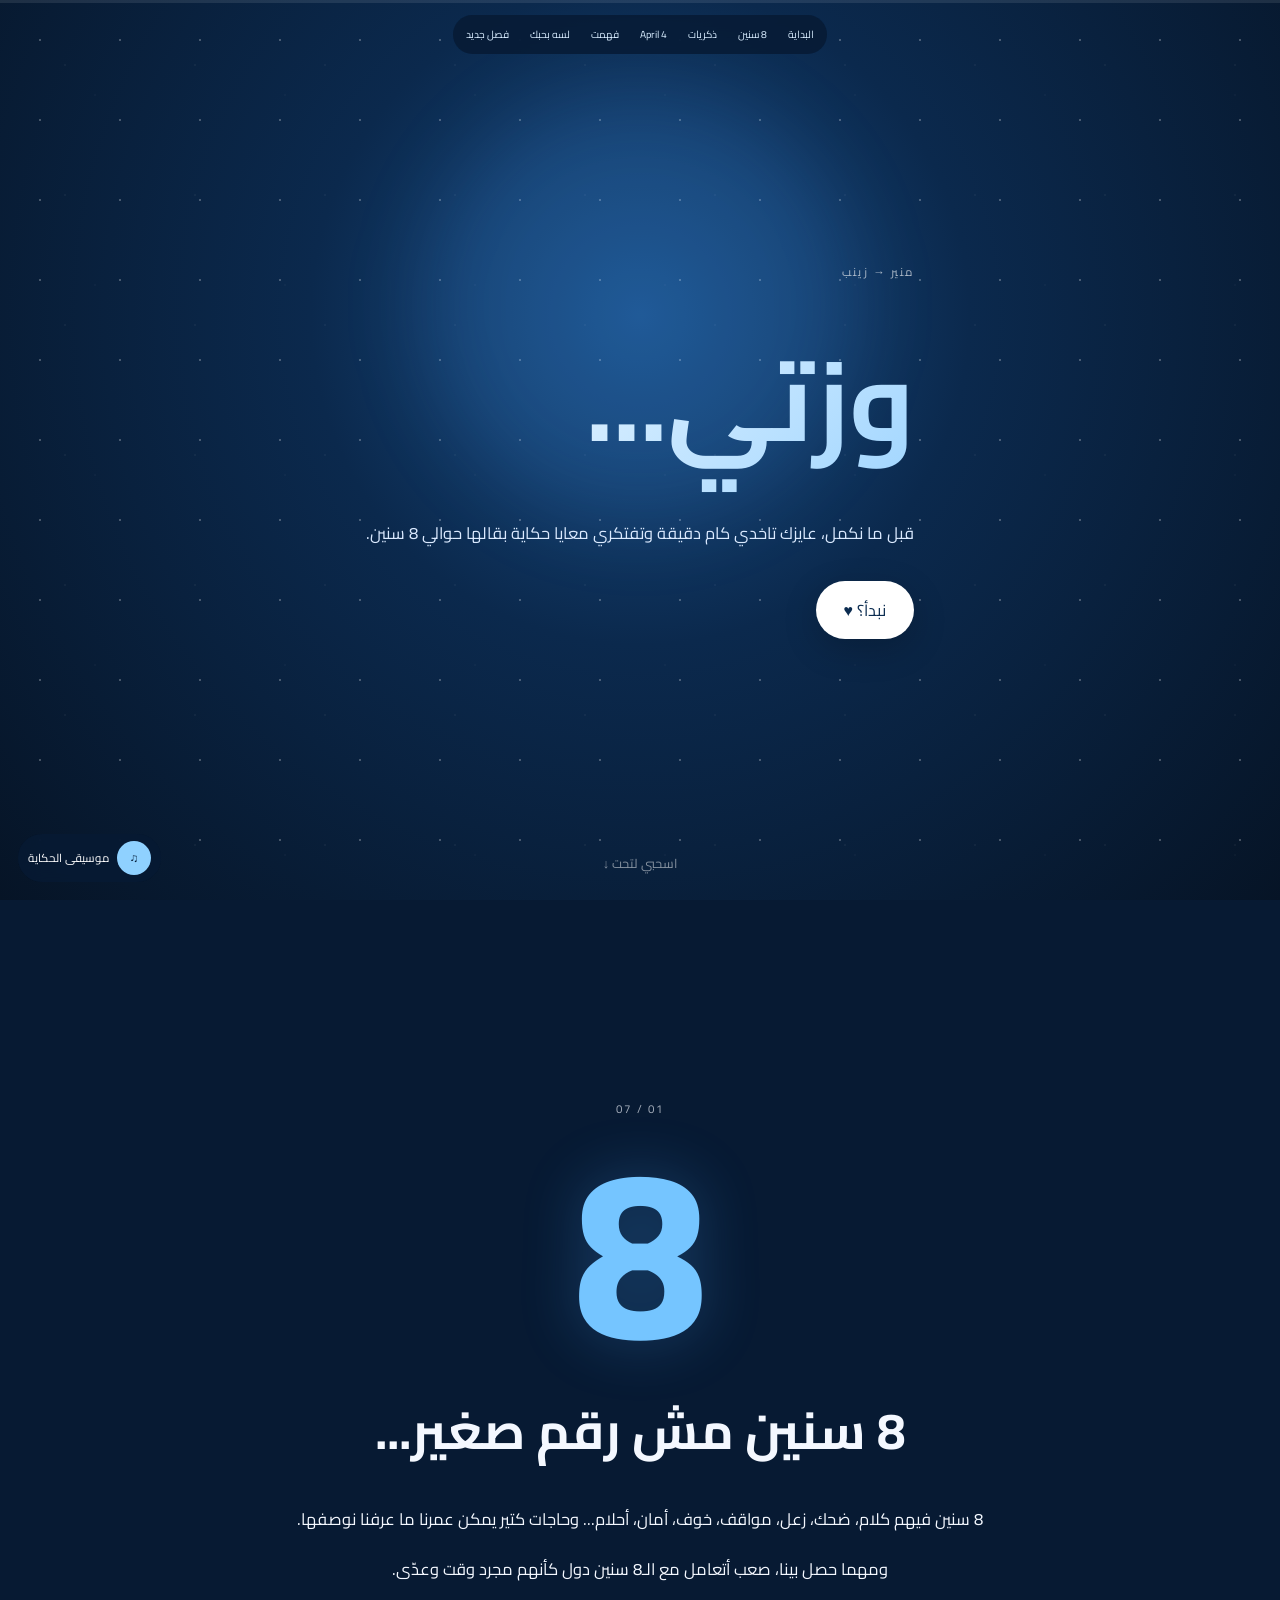
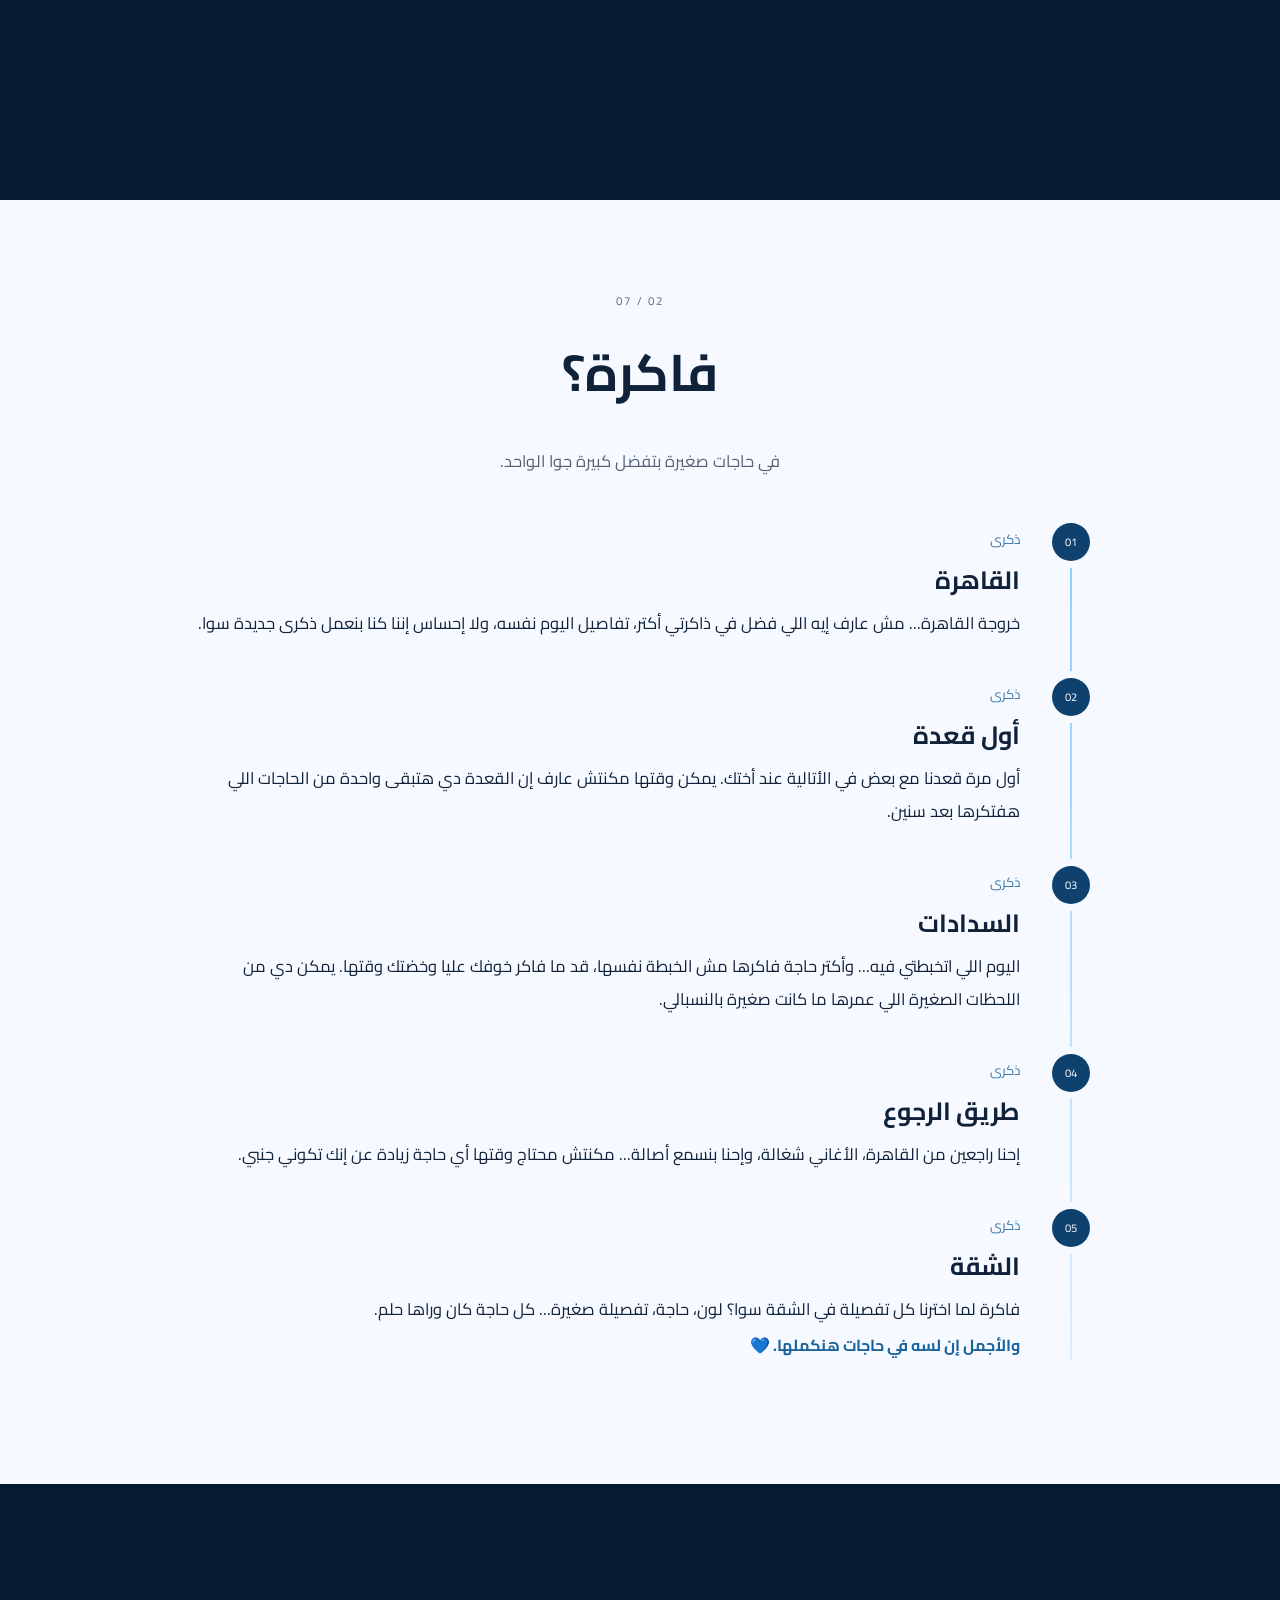
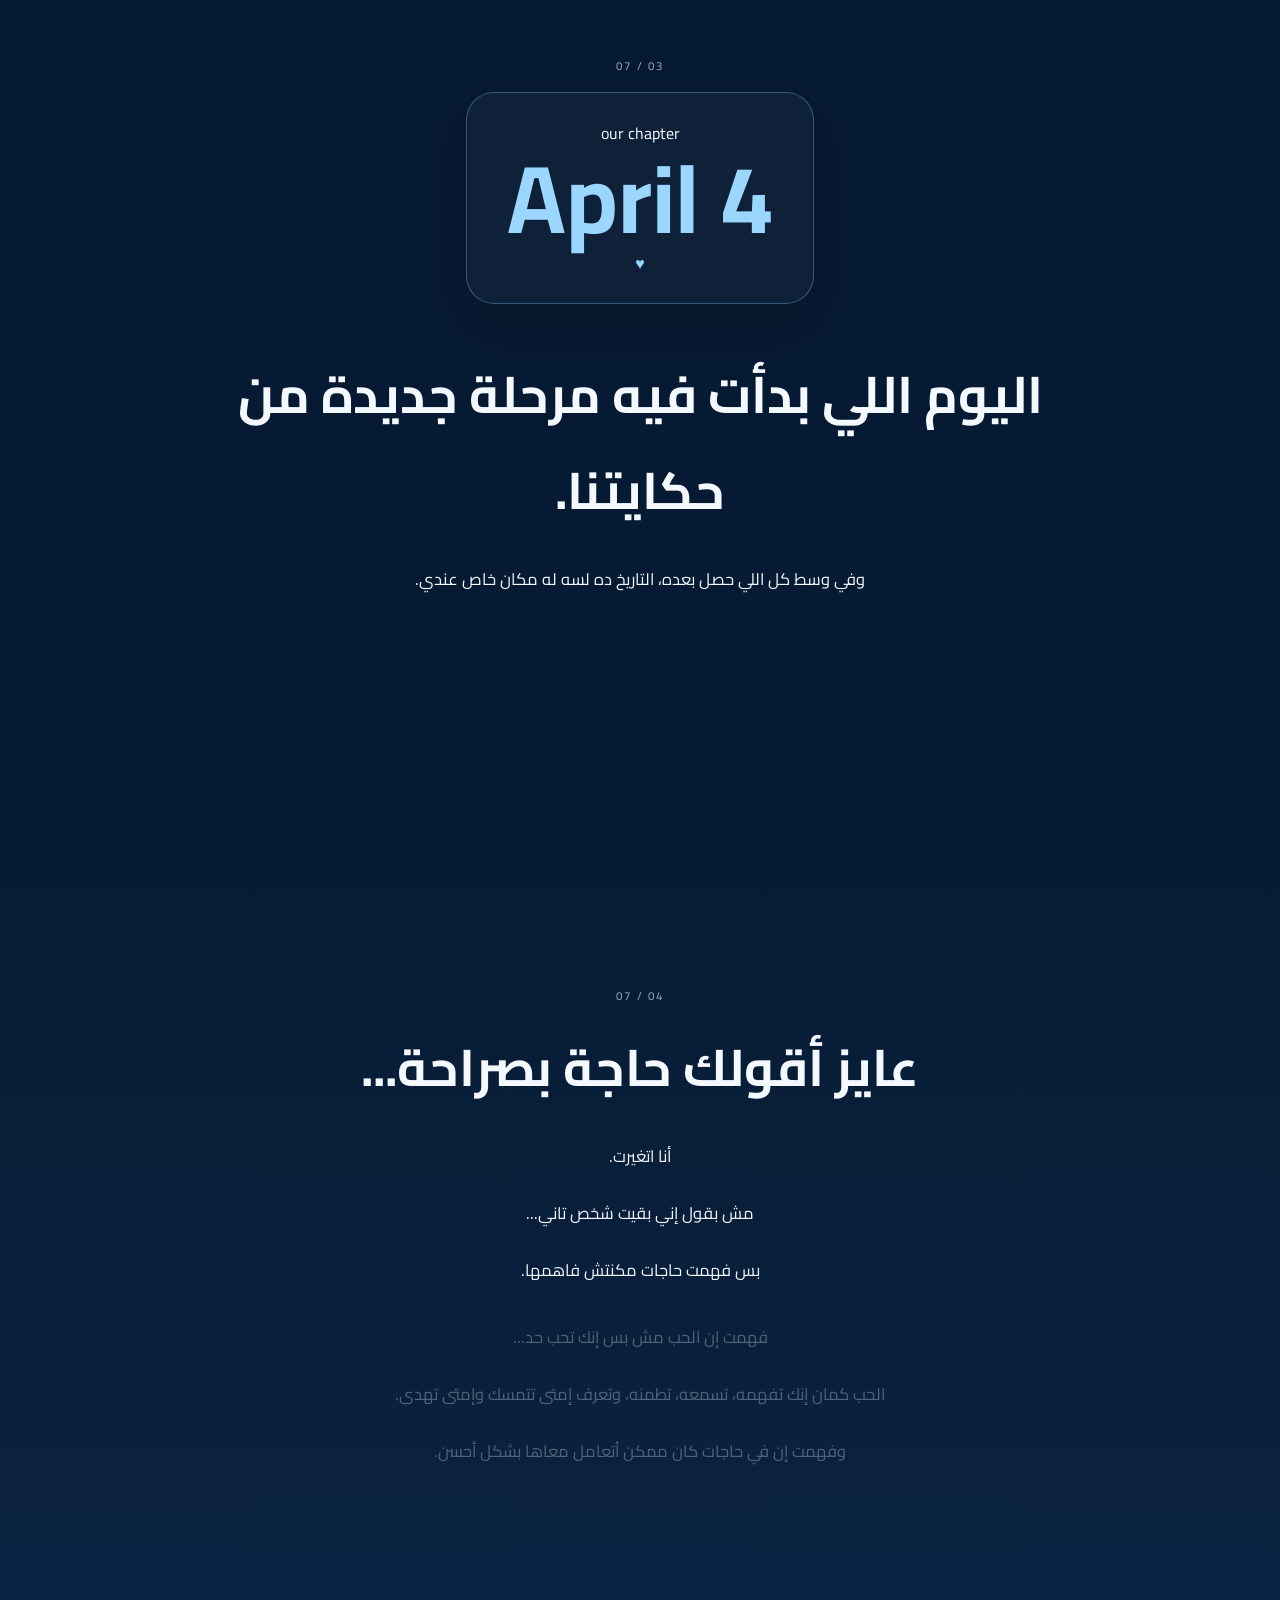
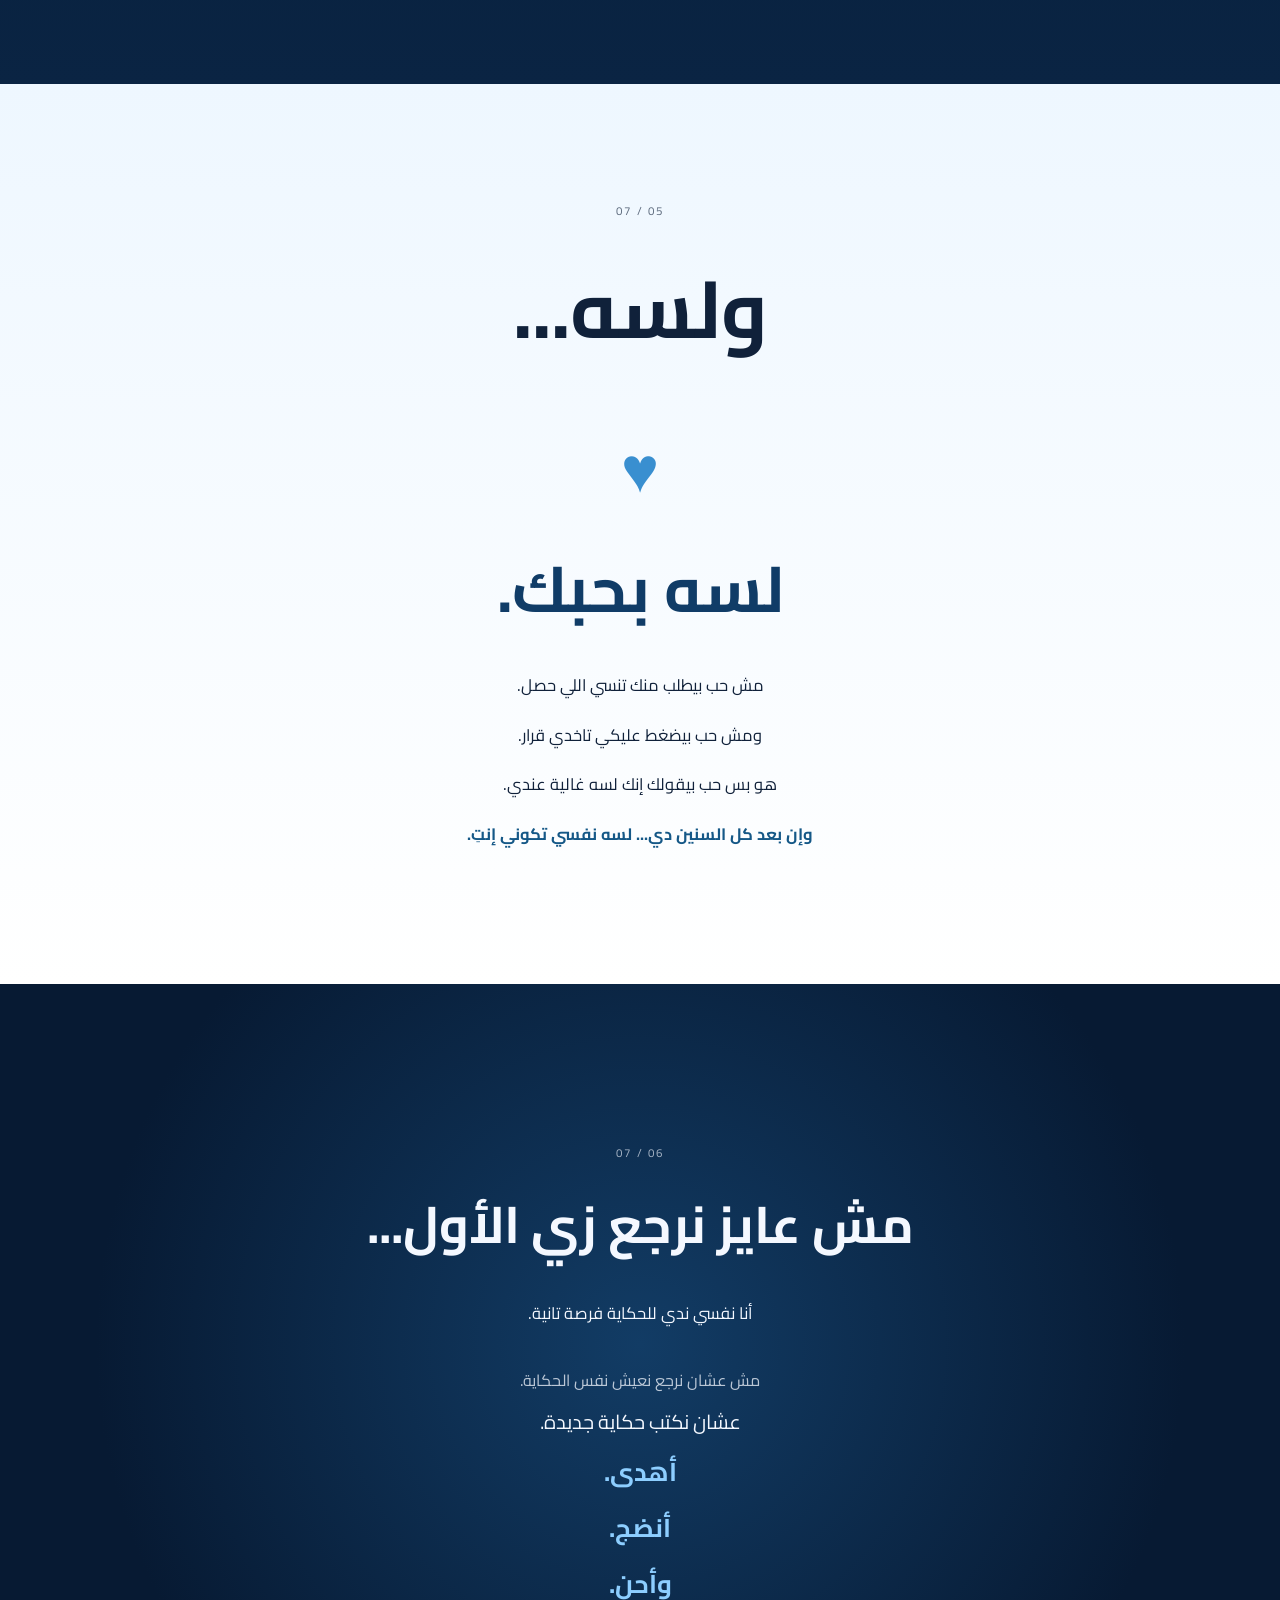
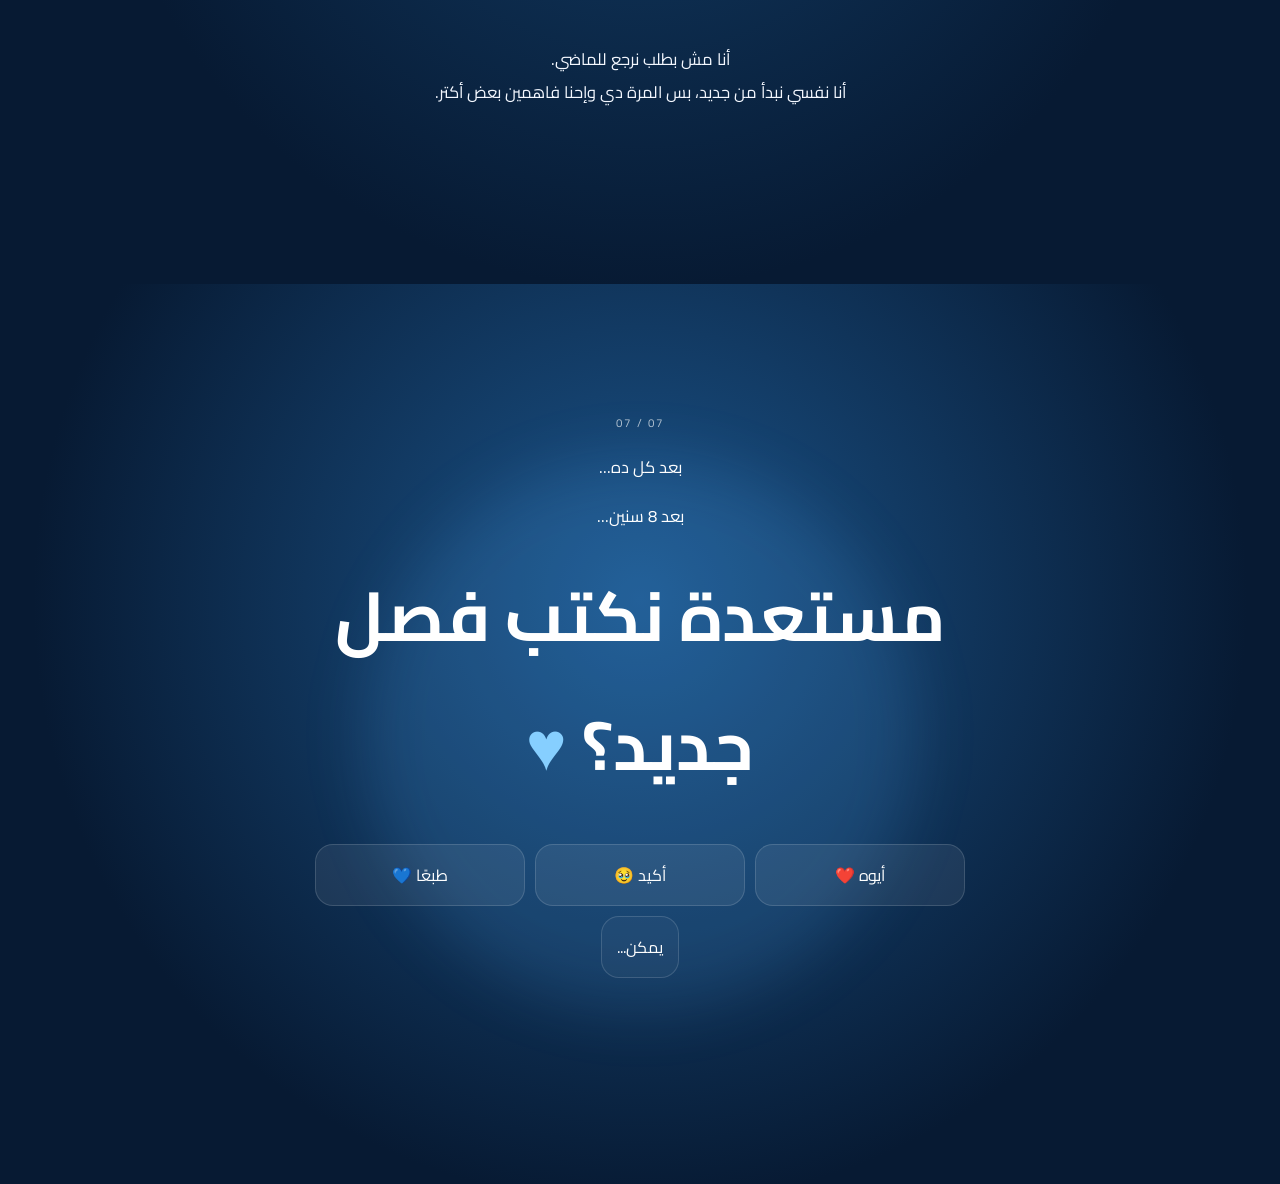
<file: zeinab_journey/index.html>
<!doctype html>
<html lang="ar" dir="rtl">
<head>
<meta charset="utf-8">
<meta name="viewport" content="width=device-width,initial-scale=1,viewport-fit=cover">
<meta name="theme-color" content="#081a33">
<title>وزتي — حكايتنا</title>
<link rel="preconnect" href="https://fonts.googleapis.com">
<link rel="preconnect" href="https://fonts.gstatic.com" crossorigin>
<link href="https://fonts.googleapis.com/css2?family=Cairo:wght@400;500;600;700;800&family=Tajawal:wght@400;500;700;800&display=swap" rel="stylesheet">
<link rel="stylesheet" href="style.css">
</head>
<body>
<div class="progress"><span id="progressBar"></span></div>
<nav class="timeline-nav" aria-label="مراحل الرحلة">
  <button data-target="start">البداية</button><button data-target="years">8 سنين</button>
  <button data-target="memories">ذكريات</button><button data-target="date">4 April</button>
  <button data-target="understood">فهمت</button><button data-target="love">لسه بحبك</button>
  <button data-target="newchapter">فصل جديد</button>
</nav>

<main>
<section id="start" class="hero section">
  <div class="stars"></div><div class="glow"></div>
  <div class="hero-content reveal">
    <div class="tiny">منير → زينب</div>
    <h1>وزتي...</h1>
    <p>قبل ما نكمل، عايزك تاخدي كام دقيقة وتفتكري معايا حكاية بقالها حوالي 8 سنين.</p>
    <button class="primary next" data-next="years">نبدأ؟ <span>♥</span></button>
  </div>
  <div class="scroll-hint">اسحبي لتحت ↓</div>
</section>

<section id="years" class="section dark">
  <div class="content narrow reveal">
    <div class="chapter">01 / 07</div>
    <div class="big-number" data-number="8">8</div>
    <h2>8 سنين مش رقم صغير...</h2>
    <p>8 سنين فيهم كلام، ضحك، زعل، مواقف، خوف، أمان، أحلام... وحاجات كتير يمكن عمرنا ما عرفنا نوصفها.</p>
    <p>ومهما حصل بينا، صعب أتعامل مع الـ8 سنين دول كأنهم مجرد وقت وعدّى.</p>
  </div>
</section>

<section id="memories" class="section">
  <div class="content wide reveal">
    <div class="chapter">02 / 07</div><h2>فاكرة؟</h2>
    <p class="lead">في حاجات صغيرة بتفضل كبيرة جوا الواحد.</p>
    <div class="memory-line">
      <article class="memory"><span class="memory-dot">01</span><div><small>ذكرى</small><h3>القاهرة</h3><p>خروجة القاهرة... مش عارف إيه اللي فضل في ذاكرتي أكتر، تفاصيل اليوم نفسه، ولا إحساس إننا كنا بنعمل ذكرى جديدة سوا.</p></div></article>
      <article class="memory"><span class="memory-dot">02</span><div><small>ذكرى</small><h3>أول قعدة</h3><p>أول مرة قعدنا مع بعض في الأتالية عند أختك. يمكن وقتها مكنتش عارف إن القعدة دي هتبقى واحدة من الحاجات اللي هفتكرها بعد سنين.</p></div></article>
      <article class="memory"><span class="memory-dot">03</span><div><small>ذكرى</small><h3>السدادات</h3><p>اليوم اللي اتخبطتي فيه... وأكتر حاجة فاكرها مش الخبطة نفسها، قد ما فاكر خوفك عليا وخضتك وقتها. يمكن دي من اللحظات الصغيرة اللي عمرها ما كانت صغيرة بالنسبالي.</p></div></article>
      <article class="memory"><span class="memory-dot">04</span><div><small>ذكرى</small><h3>طريق الرجوع</h3><p>إحنا راجعين من القاهرة، الأغاني شغالة، وإحنا بنسمع أصالة... مكنتش محتاج وقتها أي حاجة زيادة عن إنك تكوني جنبي.</p></div></article>
      <article class="memory"><span class="memory-dot">05</span><div><small>ذكرى</small><h3>الشقة</h3><p>فاكرة لما اخترنا كل تفصيلة في الشقة سوا؟ لون، حاجة، تفصيلة صغيرة... كل حاجة كان وراها حلم.</p><strong>والأجمل إن لسه في حاجات هنكملها. 💙</strong></div></article>
    </div>
  </div>
</section>

<section id="date" class="section date-section dark">
  <div class="content reveal">
    <div class="chapter">03 / 07</div>
    <div class="date-card"><span>our chapter</span><strong>4 April</strong><i>♥</i></div>
    <h2>اليوم اللي بدأت فيه مرحلة جديدة من حكايتنا.</h2>
    <p>وفي وسط كل اللي حصل بعده، التاريخ ده لسه له مكان خاص عندي.</p>
  </div>
</section>

<section id="understood" class="section dark calmer">
  <div class="content narrow reveal">
    <div class="chapter">04 / 07</div><h2>عايز أقولك حاجة بصراحة...</h2>
    <div class="line-reveal"><p>أنا اتغيرت.</p><p>مش بقول إني بقيت شخص تاني...</p><p>بس فهمت حاجات مكنتش فاهمها.</p><p>فهمت إن الحب مش بس إنك تحب حد...</p><p>الحب كمان إنك تفهمه، تسمعه، تطمنه، وتعرف إمتى تتمسك وإمتى تهدى.</p><p>وفهمت إن في حاجات كان ممكن أتعامل معاها بشكل أحسن.</p></div>
  </div>
</section>

<section id="love" class="section love-section">
  <div class="content narrow reveal">
    <div class="chapter">05 / 07</div><h2>ولسه...</h2>
    <div class="heart">♥</div><h3>لسه بحبك.</h3>
    <p>مش حب بيطلب منك تنسي اللي حصل.</p><p>ومش حب بيضغط عليكي تاخدي قرار.</p><p>هو بس حب بيقولك إنك لسه غالية عندي.</p>
    <p class="emphasis">وإن بعد كل السنين دي... لسه نفسي تكوني إنتِ.</p>
  </div>
</section>

<section id="newchapter" class="section dark new-section">
  <div class="content narrow reveal">
    <div class="chapter">06 / 07</div>
    <h2>مش عايز نرجع زي الأول...</h2>
    <p>أنا نفسي ندي للحكاية فرصة تانية.</p>
    <div class="stack"><span>مش عشان نرجع نعيش نفس الحكاية.</span><span>عشان نكتب حكاية جديدة.</span><b>أهدى.</b><b>أنضج.</b><b>وأحن.</b></div>
    <p>أنا مش بطلب نرجع للماضي.<br>أنا نفسي نبدأ من جديد، بس المرة دي وإحنا فاهمين بعض أكتر.</p>
  </div>
</section>

<section id="question" class="section final">
  <div class="final-glow"></div>
  <div class="content narrow reveal">
    <div class="chapter">07 / 07</div>
    <p>بعد كل ده...</p><p>بعد 8 سنين...</p>
    <h2>مستعدة نكتب فصل جديد؟ <span>♥</span></h2>
    <div class="answers" id="answers">
      <button class="answer yes" data-answer="positive">أيوه ❤️</button>
      <button class="answer yes" data-answer="positive">أكيد 🥹</button>
      <button class="answer yes" data-answer="positive">طبعًا 💙</button>
      <button class="answer maybe" id="maybe">يمكن...</button>
    </div>
    <div id="response" class="response" aria-live="polite"></div>
  </div>
</section>
</main>

<div class="music">
  <audio id="audio" loop preload="none"><source src="assets/music.mp3" type="audio/mpeg"></audio>
  <button id="musicBtn" aria-label="تشغيل الموسيقى">♫</button>
  <span id="musicText">موسيقى الحكاية</span>
</div>

<div class="modal" id="modal">
  <div class="modal-card">
    <button class="close" id="close">×</button>
    <div class="mini-hearts">♥ ♥ ♥</div>
    <p>يمكن دي أبسط كلمة...</p>
    <h2>بس بالنسبة لي، معناها بداية حكاية جديدة.</h2>
    <p>يمكن الحكاية اتلخبطت في النص، ويمكن إحنا الاتنين اتغيرنا...</p>
    <p>بس بعد 8 سنين، لسه في جزء جوايا شايف إن أجمل حاجة في الحكاية دي لسه ما خلصتش.</p>
    <p>أنا مش بطلب نرجع للماضي... أنا نفسي نبدأ من جديد، بس المرة دي وإحنا فاهمين بعض أكتر.</p>
    <p>ولو لسه في مكان ليا في قلبك... أنا مستعد أكمل الحكاية معاكي، خطوة بخطوة.</p>
    <h3>نكتبها سوا؟ ❤️</h3><small>— منير</small>
  </div>
</div>
<script src="script.js"></script>
</body>
</html>
</file>
<file: zeinab_journey/style.css>
*{box-sizing:border-box}html{scroll-behavior:smooth}body{margin:0;background:#f6f9ff;color:#10213a;font-family:"Cairo","Tajawal",sans-serif;overflow-x:hidden}button{font:inherit;cursor:pointer;border:0}p{line-height:2;font-size:1.03rem}.section{min-height:100vh;display:flex;align-items:center;justify-content:center;padding:90px 22px;position:relative}.dark{background:#071a33;color:#f4f8ff}.content{width:min(100%,980px);text-align:center}.narrow{max-width:720px}.wide{max-width:900px}.hero{background:radial-gradient(circle at 50% 35%,#1a4f88 0,#0b294d 38%,#061426 100%);color:#fff;overflow:hidden}.glow{position:absolute;width:430px;height:430px;border-radius:50%;background:#4da4ff22;filter:blur(40px);top:10%;left:50%;transform:translateX(-50%)}.stars,.stars:before,.stars:after{position:absolute;inset:0;content:"";background-image:radial-gradient(#fff 1px,transparent 1px);background-size:80px 80px;opacity:.25;animation:drift 18s linear infinite}.stars:before{background-size:130px 130px;animation-duration:25s;opacity:.16}.stars:after{background-size:190px 190px;animation-duration:32s;opacity:.1}.hero-content{position:relative;z-index:2}.tiny,.chapter{letter-spacing:.16em;text-transform:uppercase;font-size:.72rem;opacity:.65}.hero h1{font-size:clamp(3.6rem,15vw,7rem);margin:12px 0;background:linear-gradient(135deg,#fff,#9fd5ff);-webkit-background-clip:text;color:transparent}.hero p{max-width:550px;margin:0 auto 32px;color:#dbeaff}.primary{background:#fff;color:#0b2c50;border-radius:999px;padding:14px 28px;box-shadow:0 10px 35px #0003;transition:.3s}.primary:hover{transform:translateY(-3px)}.scroll-hint{position:absolute;bottom:25px;opacity:.5;font-size:.8rem}.progress{position:fixed;z-index:30;top:0;left:0;right:0;height:3px;background:#ffffff18}.progress span{display:block;height:100%;width:0;background:#75c5ff}.timeline-nav{position:fixed;z-index:25;right:50%;transform:translateX(50%);top:15px;display:flex;gap:5px;background:#071a33cc;backdrop-filter:blur(14px);padding:5px;border-radius:999px;opacity:0;pointer-events:none;transition:.3s}.timeline-nav.show{opacity:1;pointer-events:auto}.timeline-nav button{font-size:.64rem;color:#d9edff;background:transparent;padding:5px 8px;border-radius:999px}.timeline-nav button:hover,.timeline-nav button.active{background:#ffffff1c}.big-number{font-size:clamp(8rem,30vw,15rem);font-weight:800;line-height:1;color:#75c5ff;text-shadow:0 0 60px #4aaaff44;margin:10px}.content h2{font-size:clamp(1.8rem,6vw,3.2rem);margin:12px 0 25px}.memory-line{position:relative;margin-top:45px;text-align:right}.memory-line:before{content:"";position:absolute;right:18px;top:0;bottom:0;width:2px;background:linear-gradient(#8bcfff,#dcecff)}.memory{display:grid;grid-template-columns:52px 1fr;gap:18px;position:relative;margin:0 0 34px}.memory-dot{width:38px;height:38px;border-radius:50%;display:grid;place-items:center;background:#0e416e;color:#fff;font-size:.7rem;z-index:2;box-shadow:0 0 0 7px #f6f9ff}.memory h3{font-size:1.55rem;margin:4px 0}.memory small{color:#3977a8}.memory p{margin:4px 0}.memory strong{color:#19649b}.lead{opacity:.7}.date-card{display:inline-flex;flex-direction:column;align-items:center;gap:2px;border:1px solid #8acaff55;padding:25px 40px;border-radius:28px;background:#ffffff08;box-shadow:0 20px 60px #0003;margin:15px 0 30px}.date-card strong{font-size:clamp(3rem,13vw,6rem);line-height:1;color:#9bd6ff}.date-card i{font-style:normal;color:#9bd6ff}.calmer{background:linear-gradient(180deg,#071a33,#0a2443)}.line-reveal p{opacity:.3;transform:translateY(10px);transition:.7s;margin:24px 0}.line-reveal p.visible{opacity:1;transform:none}.love-section{background:linear-gradient(180deg,#eef7ff,#fff)}.love-section h2{font-size:clamp(2.5rem,9vw,5rem)}.heart{font-size:4rem;color:#398fd0;animation:pulse 1.8s ease-in-out infinite}.love-section h3{font-size:clamp(2rem,8vw,4rem);margin:0 0 20px;color:#103c67}.emphasis{font-weight:700;color:#155887}.new-section{background:radial-gradient(circle at 50% 40%,#123c65,#071a33 65%)}.stack{display:flex;flex-direction:column;gap:8px;margin:35px 0}.stack span{opacity:.75}.stack span:nth-child(2){font-size:1.25rem;opacity:1}.stack b{font-size:1.6rem;color:#8dceff}.final{min-height:100svh;background:radial-gradient(circle at 50% 35%,#1b548a,#071a33 70%);color:#fff;overflow:hidden}.final-glow{position:absolute;width:550px;height:550px;border-radius:50%;background:#5bb6ff22;filter:blur(30px)}.final .content{position:relative}.final h2{font-size:clamp(2rem,8vw,4.3rem);margin:18px 0 35px}.final h2 span{color:#86cfff}.answers{display:grid;grid-template-columns:repeat(3,1fr);gap:10px;max-width:650px;margin:auto}.answer{padding:15px;border-radius:18px;background:#ffffff12;color:#fff;border:1px solid #ffffff25;transition:.25s}.answer:hover{transform:translateY(-3px);background:#ffffff20}.maybe{grid-column:1/-1;max-width:180px;justify-self:center;background:#ffffff08}.response{min-height:55px;margin-top:22px;color:#b9e2ff}.music{position:fixed;z-index:28;bottom:18px;left:18px;display:flex;align-items:center;gap:8px;background:#071a33e8;color:#fff;padding:7px 10px;border-radius:999px;backdrop-filter:blur(12px);font-size:.72rem}.music button{width:34px;height:34px;border-radius:50%;background:#8fd1ff;color:#07203c}.modal{position:fixed;z-index:50;inset:0;background:#031020dd;backdrop-filter:blur(12px);display:none;align-items:center;justify-content:center;padding:18px}.modal.open{display:flex}.modal-card{width:min(100%,680px);max-height:90vh;overflow:auto;background:#f6fbff;color:#10213a;border-radius:28px;padding:35px 25px;text-align:center;box-shadow:0 30px 100px #0008;position:relative}.modal-card h2{font-size:1.8rem}.modal-card h3{font-size:1.8rem;color:#1d659c}.mini-hearts{color:#398fd0;letter-spacing:12px}.close{position:absolute;top:12px;left:15px;background:#dceeff;width:35px;height:35px;border-radius:50%;font-size:1.5rem;color:#1b466d}@keyframes pulse{50%{transform:scale(1.12)}}@keyframes drift{to{transform:translateY(-80px)}}@media(max-width:650px){.timeline-nav{display:none}.section{padding:75px 18px}.answers{grid-template-columns:1fr}.maybe{grid-column:auto}.memory{grid-template-columns:45px 1fr;gap:13px}.memory-line:before{right:16px}.memory-dot{width:34px;height:34px}.music span{display:none}.music{left:12px}.hero p{font-size:.95rem}.modal-card{padding:32px 19px}.date-card{padding:22px 28px}}@media(prefers-reduced-motion:reduce){*,*:before,*:after{scroll-behavior:auto!important;animation:none!important;transition:none!important}}
</file>
